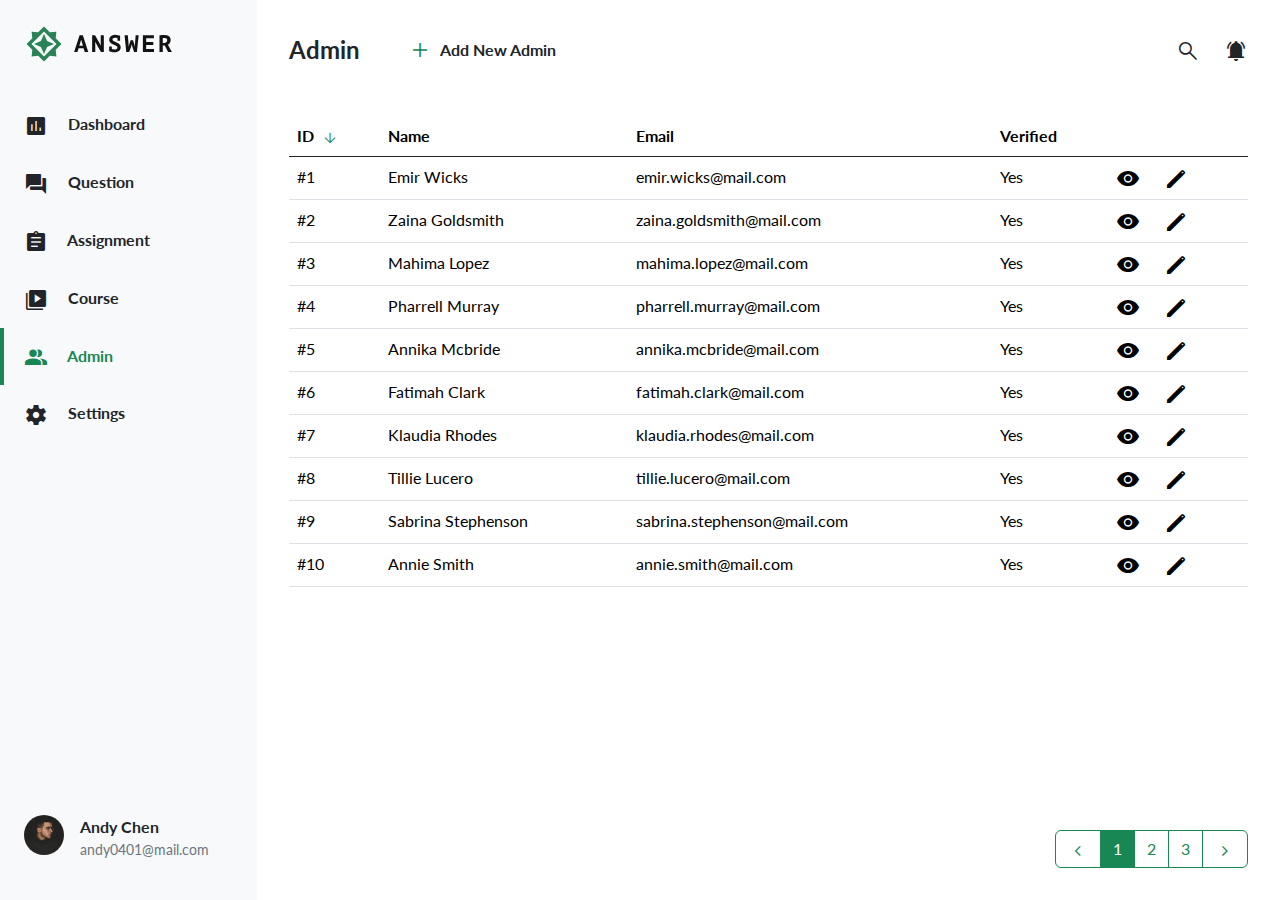
<file: index.html>
<!DOCTYPE html>
<html lang="en">

<head>
  <meta charset="UTF-8">
  <meta name="viewport" content="width=device-width, initial-scale=1.0">
  <meta http-equiv="X-UA-Compatible" content="ie=edge">
  <title>Admin | 後台</title>
  <link rel="stylesheet" href="./assets/style/all.css">
</head>

<body>
  <main class="d-flex">
    <aside class="sidebar bg-light py-4">
      <h1 class="sidebar__title mb-3">
        <a href="index.html" class="pb-3">
        <img src="./assets/images/logo-ANSWER.svg" alt="logo" class="logo ps-4"></a>
      </h1>
      <div class="sidebar__content">
        <ul class="sidebar__menu">
          <li>
            <a href="#!" class="sidebar__link ps-4 py-3 fw-bold">
              <span class="material-symbols-outlined me-3">insert_chart</span>
              Dashboard
            </a>
          </li>
          <li>
            <a href="#!" class="sidebar__link ps-4 py-3 fw-bold">
              <span class="material-symbols-outlined me-3">forum</span>
              Question
            </a>
          </li>
          <li>
                        <a href="assignment.html" class="sidebar__link ps-4 py-3 fw-bold">
                          <span class="material-symbols-outlined me-3">assignment</span>
              Assignment
            </a>
          </li>
          <li>
            <a href="#!" class="sidebar__link ps-4 py-3 fw-bold">
              <span class="material-symbols-outlined me-3">video_library</span>
              Course
            </a>
          </li>
          <li>
                        <a href="index.html" class="sidebar__link ps-4 py-3 fw-bold is-active">
                          <span class="material-symbols-outlined me-3">group</span>
              Admin
            </a>
          </li>
          <li>
            <a href="#!" class="sidebar__link ps-4 py-3 fw-bold">
              <span class="material-symbols-outlined me-3" >settings</span>
              Settings
            </a>
          </li>
        </ul>
        <div class="user d-flex ps-4 pe-5">
          <div class="user__photo u-user-photo-rounded me-3"></div>
          <div class="user__profile">
            <h2 class="fw-bold">Andy Chen</h2>
            <p class="text-secondary u-fs-14">andy0401@mail.com</p>
          </div>
        </div>
      </div>
    </aside>
  
    
<section class="dashboard container u-p-4">
  <!-- 後台標題 -->
  <header>
    <div class="d-flex justify-content-between mb-5">
      <div class="d-flex align-items-center">
        <h2 class="dashboard__title fs-4 fw-bold me-5">Admin</h2>
        <a href="#!" class="d-flex fw-bold" data-bs-toggle="modal" data-bs-target="#newModal">
          <span class="material-symbols-outlined link-success me-2">
          add
          </span> Add New Admin
        </a>
      </div>
      <div class="d-flex align-items-center">
        <a href="#!" class="me-4"><span class="material-symbols-outlined">
          search
        </span></a>
        <a href="#!"><span class="material-symbols-outlined">
          notifications_active
        </span></a>
      </div>
    </div>
  </header>
  <!-- 後台主內容區 admin table -->
  <section class="dashboard__content d-flex flex-column justify-content-between">
    <table class="table table-hover">
      <thead class="fw-bold">
        <tr class="border-bottom border-dark">
          <th scope="col" class="d-flex">ID
            <a href="#!">
              <span class="material-symbols-outlined text-success fw-bold fs-6 ms-2">
                arrow_downward
              </span>
            </a>
          </th>
          <th scope="col">Name</th>
          <th scope="col">Email</th>
          <th scope="col">Verified</th>
        </tr>
      </thead>
      <tbody>
        <tr class="border-bottom">
          <th scope="row">#1</th>
          <td>Emir Wicks</td>
          <td>emir.wicks@mail.com</td>
          <td>Yes</td>
          <td class="d-flex">
            <a href="#!" class="me-4" data-bs-toggle="modal" data-bs-target="#viewModal">
              <span class="material-symbols-outlined">
                visibility
              </span>
            </a>
            <a href="#!"><span class="material-symbols-outlined" data-bs-toggle="modal" data-bs-target="#editModal">
              edit
            </span></a>
          </td>
        </tr>

        <tr class="border-bottom">
          <th scope="row">#2</th>
          <td>Zaina Goldsmith</td>
          <td>zaina.goldsmith@mail.com</td>
          <td>Yes</td>
          <td class="d-flex">
            <a href="#!" class="me-4"><span class="material-symbols-outlined">
            visibility
            </span></a>
            <a href="#!"><span class="material-symbols-outlined">
              edit
            </span></a>
          </td>
        </tr>

        <tr class="border-bottom">
          <th scope="row">#3</th>
          <td>Mahima Lopez</td>
          <td>mahima.lopez@mail.com</td>
          <td>Yes</td>
          <td class="d-flex">
            <a href="#!" class="me-4"><span class="material-symbols-outlined">
            visibility
            </span></a>
            <a href="#!"><span class="material-symbols-outlined">
              edit
            </span></a>
          </td>
        </tr>

        <tr class="border-bottom">
          <th scope="row">#4</th>
          <td>Pharrell Murray</td>
          <td>pharrell.murray@mail.com</td>
          <td>Yes</td>
          <td class="d-flex">
            <a href="#!" class="me-4"><span class="material-symbols-outlined">
            visibility
            </span></a>
            <a href="#!"><span class="material-symbols-outlined">
              edit
            </span></a>
          </td>
        </tr>

        <tr class="border-bottom">
          <th scope="row">#5</th>
          <td>Annika Mcbride</td>
          <td>annika.mcbride@mail.com</td>
          <td>Yes</td>
          <td class="d-flex">
            <a href="#!" class="me-4"><span class="material-symbols-outlined">
            visibility
            </span></a>
            <a href="#!"><span class="material-symbols-outlined">
              edit
            </span></a>
          </td>
        </tr>

        <tr class="border-bottom">
          <th scope="row">#6</th>
          <td>Fatimah Clark</td>
          <td>fatimah.clark@mail.com</td>
          <td>Yes</td>
          <td class="d-flex">
            <a href="#!" class="me-4"><span class="material-symbols-outlined">
            visibility
            </span></a>
            <a href="#!"><span class="material-symbols-outlined">
              edit
            </span></a>
          </td>
        </tr>

        <tr class="border-bottom">
          <th scope="row">#7</th>
          <td>Klaudia Rhodes</td>
          <td>klaudia.rhodes@mail.com</td>
          <td>Yes</td>
          <td class="d-flex">
            <a href="#!" class="me-4"><span class="material-symbols-outlined">
            visibility
            </span></a>
            <a href="#!"><span class="material-symbols-outlined">
              edit
            </span></a>
          </td>
        </tr>

        <tr class="border-bottom">
          <th scope="row">#8</th>
          <td>Tillie Lucero</td>
          <td>tillie.lucero@mail.com</td>
          <td>Yes</td>
          <td class="d-flex">
            <a href="#!" class="me-4"><span class="material-symbols-outlined">
            visibility
            </span></a>
            <a href="#!"><span class="material-symbols-outlined">
              edit
            </span></a>
          </td>
        </tr>

        <tr class="border-bottom">
          <th scope="row">#9</th>
          <td>Sabrina Stephenson</td>
          <td>sabrina.stephenson@mail.com</td>
          <td>Yes</td>
          <td class="d-flex">
            <a href="#!" class="me-4"><span class="material-symbols-outlined">
            visibility
            </span></a>
            <a href="#!"><span class="material-symbols-outlined">
              edit
            </span></a>
          </td>
        </tr>

        <tr class="border-bottom">
          <th scope="row">#10</th>
          <td>Annie Smith</td>
          <td>annie.smith@mail.com</td>
          <td>Yes</td>
          <td class="d-flex">
            <a href="#!" class="me-4"><span class="material-symbols-outlined">
            visibility
            </span></a>
            <a href="#!"><span class="material-symbols-outlined">
              edit
            </span></a>
          </td>
        </tr>
      </tbody>
    </table>
    <!-- pagination -->
    <nav aria-label="Page navigation">
      <ul class="pagination justify-content-end">
        <li class="page-item u-bg-success">
          <a class="page-link link-success border-success" href="#" aria-label="Previous">
            <span class="material-symbols-outlined fs-5">
              chevron_left
            </span>
          </a>
        </li>
        <li class="page-item u-bg-success active"><a class="page-link link-success border-success " href="#">1</a></li>
        <li class="page-item u-bg-success"><a class="page-link link-success border-success" href="#">2</a></li>
        <li class="page-item u-bg-success"><a class="page-link link-success border-success" href="#">3</a></li>
        <li class="page-item u-bg-success">
          <a class="page-link link-success border-success" href="#" aria-label="Next">
            <span class="material-symbols-outlined fs-5">
              navigate_next
            </span>
          </a>
        </li>
      </ul>
    </nav>

    <!-- <ul class="c-pagination">
      <li class="c-pagination__item">
        <a href="#!" class="c-pagination__link">
          <span class="material-symbols-outlined">
            chevron_left
          </span>
        </a>
      </li>
      <li class="c-pagination__item is-active">
        <a href="#!">1</a>
      </li>
      <li class="c-pagination__item">
        <a href="#!">2</a>
      </li>
      <li class="c-pagination__item">
        <a href="#!">3</a>
      </li>
      <li class="c-pagination__item">
        <a href="#!">
          <span class="material-symbols-outlined">
            navigate_next
          </span>
        </a>
      </li>
    </ul> -->
  </section>

</section>

<!-- newModal -->
<div class="modal new-modal" id="newModal" tabindex="-1">
  <div class="modal-dialog modal-dialog-scrollable">
    <div class="modal-content new-modal__content">
      <!-- New Admin -->
      <div class="modal-header border-0 mx-3 mt-3">
        <h5 class="modal-title fs-4 fw-bold">New Admin</h5>
        <button type="button" class="btn-close" data-bs-dismiss="modal" aria-label="Close"></button>
      </div>
      <div class="modal-body u-px-4">
        <!-- Account -->
        <div class="border-bottom pb-4 mb-4">
          <h6 class="fw-bold fs-5 mb-3">Account</h6>
          <div class="mb-3">
            <label for="inputName" class="form-label">Name</label>
            <input type="text" class="form-control border-dark" id="inputName">
          </div>
          <div>
            <label for="inputEmail" class="form-label">Email</label>
            <input type="email" class="form-control border-dark" id="inputEmail" aria-describedby="emailHelp">
          </div>
        </div>
        <!-- Verification -->
        <div class="border-bottom pb-4 mb-4">
          <h6 class="fw-bold fs-5 mb-3">Verification</h6>
          <p class="fw-bold u-mb-18">
            <span class="material-symbols-outlined text-danger me-2">
              warning
            </span>
            Unverified
          </p>
          <button type="button" class="btn btn-lg u-btn-outline-gray-400 text-success fs-6 fw-bold w-100">Send Verification Mail</button>
        </div>
        <!-- Access Level -->
        <div class="border-bottom pb-4 mb-4">
          <h6 class="fw-bold fs-5 mb-3">Access Level</h6>
          <select class="form-select form-select-lg text-secondary border-dark" aria-label=".form-select-lg example">
            <option selected>-Choose access level-</option>
            <option value="1">Admin</option>
            <option value="2">Sales</option>
            <option value="3">RD</option>
          </select>
        </div>
        <!-- Custom Access -->
        <div>
          <h6 class="fw-bold fs-5 mb-3">Custom Access</h6>
          <div>
            <div class="form-check">
              <input class="form-check-input" type="checkbox" value="lecture" id="newCheckLecture">
              <label class="form-check-label" for="newCheckLecture">
                Lecture
              </label>
            </div>

            <div class="form-check">
              <input class="form-check-input" type="checkbox" value="coupon" id="newCheckCoupon">
              <label class="form-check-label" for="newCheckCoupon">
                Coupon
              </label>
            </div>

            <div class="form-check">
              <input class="form-check-input" type="checkbox" value="message" id="newCheckMessage">
              <label class="form-check-label" for="newCheckMessage">
                Message
              </label>
            </div>

            <div class="form-check">
              <input class="form-check-input" type="checkbox" value="setting" id="newCheckSetting">
              <label class="form-check-label" for="newCheckSetting">
                Setting
              </label>
            </div>

            <div class="form-check">
              <input class="form-check-input" type="checkbox" value="taskMenu" id="newCheckTaskMenu">
              <label class="form-check-label" for="newCheckTaskMenu">
                Task Menu
              </label>
            </div>
          </div>
        </div>
      </div>
      <div class="modal-footer border">
        <button type="button" class="btn btn-outline-success me-3 u-px-4" data-bs-dismiss="modal">Cancel</button>
        <button type="button" class="btn btn-success me-3 u-px-4">Add</button>
      </div>
    </div>
  </div>
</div>

<!-- viewModal -->
<div class="modal fade view-modal" id="viewModal" tabindex="-1">
  <div class="modal-dialog modal-dialog-centered">
    <div class="modal-content">
      <div class="d-flex u-p-4">
        <div class="view-modal__img me-4"></div>
        <div class="view-modal__text">
          <div class="d-flex justify-content-between mb-2">
            <p>#1</p>
            <button type="button" class="btn-close" data-bs-dismiss="modal" aria-label="Close"></button>
          </div>
          <p>Admin</p>
          <h2 class="fw-bold mb-2">Emir Wicks</h2>
          <p class="text-secondary u-fs-14 mb-3">emir.wicks@mail.com</p>

          <div class="d-flex justify-content-between">
            <span class="bg-light py-1 px-2 border-0 rounded">Verified</span>
            <span class="material-symbols-outlined btn-more">
              <a href="#!">expand_more</a>
            </span>
            <span class="material-symbols-outlined btn-more d-none">
              <a href="#!">expand_less</a>
            </span>
          </div>

          <div class="view-modal__btn u-pt-4 d-flex d-none">
            <button type="button" class="view-modal__btn--1 btn btn-outline-danger fw-bold" data-bs-dismiss="modal">Deactivate</button>
            <button type="button" class="view-modal__btn--2 btn btn-success">Edit</button>
          </div>
        </div>
        
      </div>
    </div>
  </div>
</div>

<!-- editModal -->
<div class="modal new-modal" id="editModal" tabindex="-1">
  <div class="modal-dialog modal-dialog-scrollable">
    <div class="modal-content new-modal__content">
      <div class="modal-header border-0 mx-3 mt-3">
        <h5 class="modal-title fs-4 fw-bold">Edit Admin</h5>
        <button type="button" class="btn-close" data-bs-dismiss="modal" aria-label="Close"></button>
      </div>

      <div class="modal-body u-px-4 mb-4">
        <!-- Account -->
        <div class="border-bottom pb-4 mb-4">
          <h6 class="fw-bold fs-5 mb-3">Account</h6>
          <div class="mb-3">
            <label for="inputName" class="form-label">Name</label>
            <input type="text" class="form-control" id="inputName" value="Emir Wicks" readonly>
          </div>
          <div>
            <label for="inputEmail" class="form-label">Email</label>
            <input type="email" class="form-control" id="inputEmail" aria-describedby="emailHelp" value="emir.wicks@mail.com" readonly>
          </div>
        </div>
        <!-- Verification -->
        <div class="border-bottom pb-4 mb-4">
          <h6 class="fw-bold fs-5 mb-3">Verification</h6>
          <div class="d-flex justify-content-between align-items-center u-mb-18">
            <p class="fw-bold">
              <span class="material-symbols-outlined text-success me-2">
                check_circle
              </span>
              Verified
            </p>
            <p class="u-fs-14">2020/4/12</p>
          </div>
          <button type="button" 
          class="btn btn-lg u-btn-outline-gray-400 u-text-gray-400 fs-6 fw-bold w-100" disabled>Send Verification Mail</button>
        </div>
        <!-- Access Level -->
        <div class="border-bottom pb-4 mb-4">
          <h6 class="fw-bold fs-5 mb-3">Access Level</h6>
          <select class="form-select form-select-lg border-dark text-secondary" aria-label=".form-select-lg example">
            <option selected>-Choose access level-</option>
            <option value="1" selected>Admin</option>
            <option value="2">Sales</option>
            <option value="3">RD</option>
          </select>
        </div>
        <!-- Custom Access -->
        <div class="border-bottom pb-4 mb-4">
          <h6 class="fw-bold fs-5 mb-3">Custom Access</h6>
          <div>
            <div class="form-check">
              <input class="form-check-input" type="checkbox" value="lecture" id="editCheckLecture">
              <label class="form-check-label" for="editCheckLecture">
                Lecture
              </label>
            </div>

            <div class="form-check">
              <input class="form-check-input" type="checkbox" value="coupon" id="editCheckCoupon">
              <label class="form-check-label" for="editCheckCoupon">
                Coupon
              </label>
            </div>

            <div class="form-check">
              <input class="form-check-input" type="checkbox" value="message" id="editCheckMessage">
              <label class="form-check-label" for="editCheckMessage">
                Message
              </label>
            </div>

            <div class="form-check">
              <input class="form-check-input" type="checkbox" value="setting" id="editCheckSetting">
              <label class="form-check-label" for="editCheckSetting">
                Setting
              </label>
            </div>

            <div class="form-check">
              <input class="form-check-input" type="checkbox" value="taskMenu" id="editCheckTaskMenu">
              <label class="form-check-label" for="editCheckTaskMenu">
                Task Menu
              </label>
            </div>
          </div>
        </div>
        <!-- Deactivate Account -->
        <div>
          <h6 class="fw-bold fs-5 mb-3">Deactivate Account</h6>
          <p class="mb-3 text-danger">
            <span class="material-symbols-outlined me-2">
              warning
            </span>
            This cannot be undone!
          </p>
          <button type="button" 
          class="btn btn-outline-danger btn-lg text-danger fs-6 fw-bold w-100 u-hover-white">
            Deactivate This Account
          </button>
        </div>
      </div>

      <div class="modal-footer border">
        <button type="button" class="btn btn-outline-success me-3 u-px-4" data-bs-dismiss="modal">Cancel</button>
        <button type="button" class="btn btn-success me-3 u-px-4">Update</button>
      </div>
    </div>
  </div>
</div>

  </main>

  <script src="https://cdn.jsdelivr.net/npm/bootstrap@5.1.1/dist/js/bootstrap.bundle.min.js" integrity="sha384-/bQdsTh/da6pkI1MST/rWKFNjaCP5gBSY4sEBT38Q/9RBh9AH40zEOg7Hlq2THRZ" crossorigin="anonymous"></script>
  <script src="https://cdn.ckeditor.com/ckeditor5/35.0.1/classic/ckeditor.js"></script>
  <script src="./assets/js/vendors.js"></script>
  <script src="./assets/js/all.js"></script>
</body>

</html>
</file>
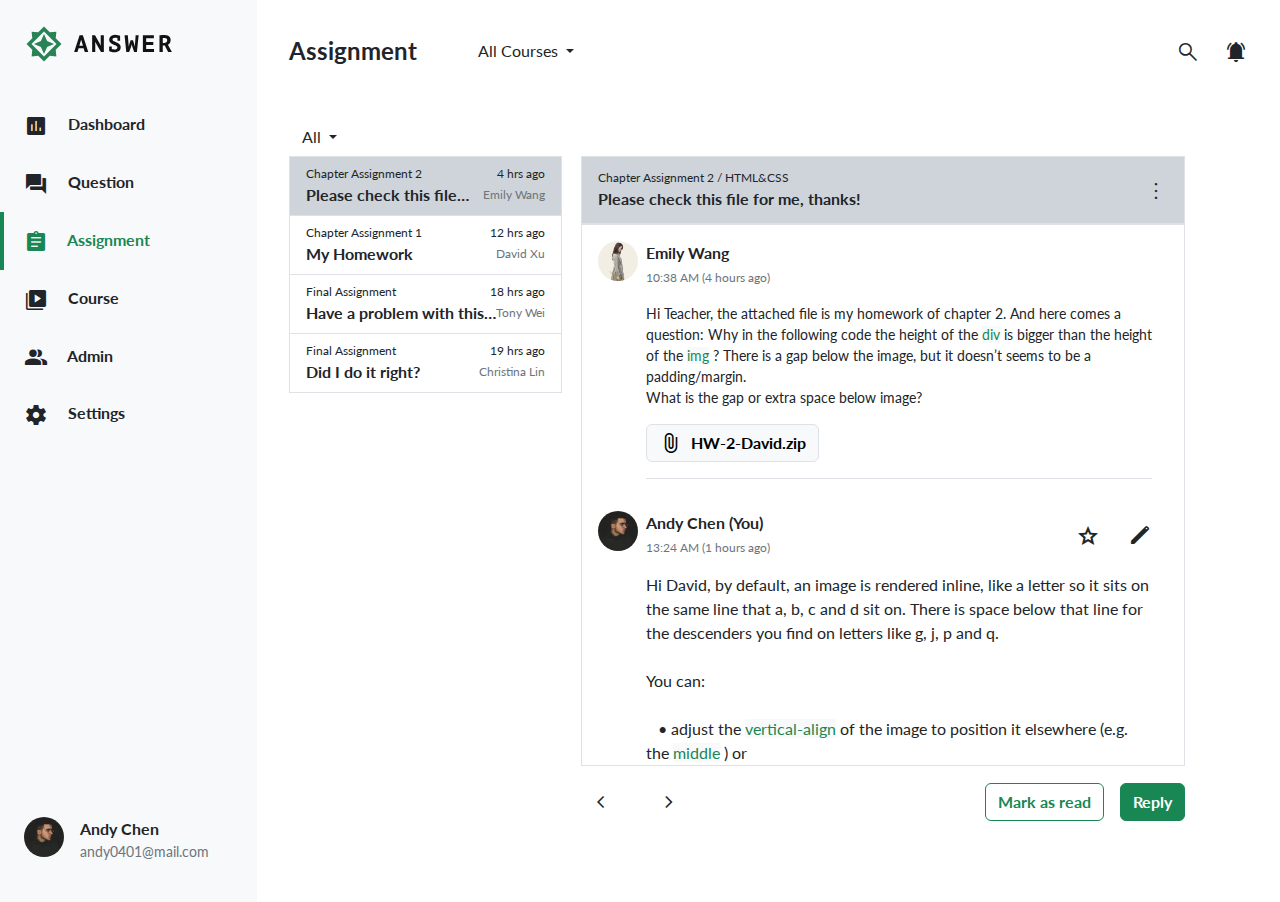
<file: assignment.html>
<!DOCTYPE html>
<html lang="en">

<head>
  <meta charset="UTF-8">
  <meta name="viewport" content="width=device-width, initial-scale=1.0">
  <meta http-equiv="X-UA-Compatible" content="ie=edge">
  <title>Assignment | 後台</title>
  <link rel="stylesheet" href="./assets/style/all.css">
</head>

<body>
  <main class="d-flex">
    <aside class="sidebar bg-light py-4">
      <h1 class="sidebar__title mb-3">
        <a href="index.html" class="pb-3">
        <img src="./assets/images/logo-ANSWER.svg" alt="logo" class="logo ps-4"></a>
      </h1>
      <div class="sidebar__content">
        <ul class="sidebar__menu">
          <li>
            <a href="#!" class="sidebar__link ps-4 py-3 fw-bold">
              <span class="material-symbols-outlined me-3">insert_chart</span>
              Dashboard
            </a>
          </li>
          <li>
            <a href="#!" class="sidebar__link ps-4 py-3 fw-bold">
              <span class="material-symbols-outlined me-3">forum</span>
              Question
            </a>
          </li>
          <li>
                        <a href="assignment.html" class="sidebar__link ps-4 py-3 fw-bold is-active">
                          <span class="material-symbols-outlined me-3">assignment</span>
              Assignment
            </a>
          </li>
          <li>
            <a href="#!" class="sidebar__link ps-4 py-3 fw-bold">
              <span class="material-symbols-outlined me-3">video_library</span>
              Course
            </a>
          </li>
          <li>
                        <a href="index.html" class="sidebar__link ps-4 py-3 fw-bold">
                          <span class="material-symbols-outlined me-3">group</span>
              Admin
            </a>
          </li>
          <li>
            <a href="#!" class="sidebar__link ps-4 py-3 fw-bold">
              <span class="material-symbols-outlined me-3" >settings</span>
              Settings
            </a>
          </li>
        </ul>
        <div class="user d-flex ps-4 pe-5">
          <div class="user__photo u-user-photo-rounded me-3"></div>
          <div class="user__profile">
            <h2 class="fw-bold">Andy Chen</h2>
            <p class="text-secondary u-fs-14">andy0401@mail.com</p>
          </div>
        </div>
      </div>
    </aside>
  
    
<section class="dashboard u-p-4">
  <!-- 後台標題 -->
  <header  class="d-flex justify-content-between mb-5">
    <div class="d-flex align-items-center">
      <h2 class="dashboard__title fs-4 fw-bold me-5">Assignment</h2>
      <div class="dropdown">
        <a class="btn dropdown-toggle" href="#" role="button" id="dropdownAllCourses" data-bs-toggle="dropdown" aria-expanded="false">
          All Courses
        </a>
      
        <ul class="dropdown-menu" aria-labelledby="dropdownAllCourses">
          <li><a class="dropdown-item" href="#">Action</a></li>
          <li><a class="dropdown-item" href="#">Another action</a></li>
          <li><a class="dropdown-item" href="#">Something else here</a></li>
        </ul>
      </div>
    </div>
    <div class="d-flex align-items-center">
      <a href="#!" class="me-4"><span class="material-symbols-outlined">
        search
      </span></a>
      <a href="#!"><span class="material-symbols-outlined">
        notifications_active
      </span></a>
    </div>
  </header>
  <!-- 後台主內容區 -->
  <section class="dashboard__content">
    <!-- 篩選bar -->
    <div class="dropdown">
      <a class="btn  dropdown-toggle" href="#" role="button" id="dropdownAll" data-bs-toggle="dropdown" aria-expanded="false">
        All
      </a>
    
      <ul class="dropdown-menu" aria-labelledby="dropdownAll">
        <li><a class="dropdown-item" href="#">Action</a></li>
        <li><a class="dropdown-item" href="#">Another action</a></li>
        <li><a class="dropdown-item" href="#">Something else here</a></li>
      </ul>
    </div>
    <!-- <div class="d-flex justify-content-between align-items-center">
      <a href="#!" class="d-flex fw-bold u-mb-6">
        All (4)
        <span class="material-symbols-outlined link-success ms-2">
          expand_more
        </span> 
      </a>
      <p class="text-secondary u-fs-12">2 comments</p>
    </div> -->
    <!-- 任務指派區 -->
    <section class="assignment d-flex">
      <!-- 左邊: task -->
      <ul class="list-group rounded-0">
        <a href="#" class="list-group-item list-group-item-action u-bg-gray-400" aria-current="true">
          <div class="d-flex justify-content-between align-items-center">
            <p class="u-fs-12">Chapter Assignment 2</p>
            <span class="u-fs-12">4 hrs ago</span>
          </div>
          <div class="d-flex justify-content-between align-items-center">
            <h2 class="fw-bold">Please check this file…</h2>
            <span class="u-fs-12 text-secondary">Emily Wang</span>
          </div>
        </a>
        <a href="#" class="list-group-item list-group-item-action">
          <div class="d-flex justify-content-between align-items-center">
            <p class="u-fs-12">Chapter Assignment 1</p>
            <span class="u-fs-12">12 hrs ago</span>
          </div>
          <div class="d-flex justify-content-between align-items-center">
            <h2 class="fw-bold">My Homework</h2>
            <span class="u-fs-12 text-secondary">David Xu</span>
          </div>
        </a>
        <a href="#" class="list-group-item list-group-item-action">
          <div class="d-flex justify-content-between align-items-center">
            <p class="u-fs-12">Final Assignment</p>
            <span class="u-fs-12">18 hrs ago</span>
          </div>
          <div class="d-flex justify-content-between align-items-center">
            <h2 class="fw-bold">Have a problem with this…</h2>
            <span class="u-fs-12 text-secondary">Tony Wei</span>
          </div>
        </a>
        <a href="#" class="list-group-item list-group-item-action">
          <div class="d-flex justify-content-between align-items-center">
            <p class="u-fs-12">Final Assignment</p>
            <span class="u-fs-12">19 hrs ago</span>
          </div>
          <div class="d-flex justify-content-between align-items-center">
            <h2 class="fw-bold">Did I do it right?</h2>
            <span class="u-fs-12 text-secondary">Christina Lin</span>
          </div>
        </a>
      </ul>
      <!-- 右邊: task細項 -->
      <div class="assignment-content">
        <header class="d-flex justify-content-between align-items-center u-bg-gray-400 px-3 u-py-12 border">
          <div>
            <p class="u-fs-12">Chapter Assignment 2 / HTML&CSS</p>
            <h2 class="fw-bold">Please check this file for me, thanks!</h2>
          </div>
          <a href="#!"><span class="material-symbols-outlined fw-bold">
            more_vert
          </span></a>
        </header>

        <div class="assignment-detail border mb-3">
          <div class="assignment-detail__comment">
            <div class="assignment-item d-flex mb-3 u-pt-2 u-ps-2 u-pe-4">
              <picture class="assignment__photo--1 u-user-photo-rounded me-2"></picture>
              <div class="border-bottom pb-3">
                <h3 class="fw-bold mb-1">Emily Wang</h3>
                <p class="u-fs-12 text-secondary mb-3">10:38 AM (4 hours ago)</p>
                <p class="u-fs-14 mb-3">Hi Teacher, the attached file is my homework of chapter 2. And here comes a question: Why in the following code the height of the <code class="text-success bg-light">div</code> is bigger than the height of the <code class="text-success bg-light">img</code> ? There is a gap below the image, but it doesn’t seems to be a padding/margin.<br>What is the gap or extra space below image?</p>
                <button type="button" class="d-flex align-items-center btn btn-light fw-bold border">
                  <span class="material-symbols-outlined fw-bold me-2">
                  attach_file
                  </span>
                  <a href="#!" download="HW-2-David.zip">
                    HW-2-David.zip</a>
                </button>
              </div>
            </div>
            
            <div class="assignment-item d-flex mb-3 u-pt-2 u-ps-2 u-pe-4">
              <picture class="assignment__photo--2 u-user-photo-rounded me-2"></picture>
              <div>
                <div class="d-flex justify-content-between align-items-center mb-3">
                  <div>
                    <h3 class="fw-bold mb-1">Andy Chen (You)</h3>
                    <p class="u-fs-12 text-secondary"> 13:24 AM (1 hours ago)</p>
                  </div>
                  <div>
                    <span id="grade-icon" class="material-symbols-outlined no-fill me-4">
                      <a href="#!">grade</a>
                      </span>
                    <span class="material-symbols-outlined">
                      <a href="#!">edit</a>
                    </span>
                  </div>
                </div>
  
                <p class="mb-4">
                  Hi David, by default, an image is rendered inline, like a letter so it sits on the same line that a, b, c and d sit on. There is space below that line for the descenders you find on letters like g, j, p and q.
                </p>
                <p class="mb-4">You can:</p>
                <p>
                  &emsp;• adjust the <code class="text-success bg-light">vertical-align</code> of the image to position it elsewhere (e.g. the <code class="text-success bg-light">middle</code> ) or
                </p>
                <p>
                  &emsp;• change the <code class="text-success bg-light">display</code> so it isn’t inline.
                </p>
              </div>
            </div>

          </div>

          <!-- editor編輯器 -->
          <div id="ckeditor" class="d-none">
            <div id="editor"></div>
          </div>
          <!-- <div class="editor border-top d-none" id="editor">
            <header class="d-flex align-items-center">
              <a href="#!" class="fw-bold">Body Text
                <span class="material-symbols-outlined ms-2">
                  arrow_drop_down
                </span>
              </a>
              <span class="material-symbols-outlined">
                <a href="#!">format_bold</a>
              </span>
              <span class="material-symbols-outlined">
                <a href="#!">format_italic</a>
              </span>
              <span class="material-symbols-outlined">
                <a href="#!">format_list_bulleted</a>
              </span>
              <span class="material-symbols-outlined">
                <a href="#!">format_list_numbered</a>
              </span>
              <span class="material-symbols-outlined">
                <a href="#!">image</a>
              </span>
              <span class="material-symbols-outlined">
                <a href="#!">link</a>
              </span>
              <span class="material-symbols-outlined">
                <a href="#!">code</a>
              </span>
            </header>

            <div class="form-floating">
              <textarea class="form-control border-0" placeholder="Leave a comment here" id="floatingTextarea" style="height: 263px;resize: none"></textarea>
              <label for="floatingTextarea" class="u-text-gray-400">Reply an answer…</label>
            </div>

            <div class="d-flex justify-content-end mb-3">
              <a href="#!" class="fw-bold btn btn-outline-success u-hover-white me-2" id="editor-cancel">Cancel</a>
              <a href="#!" class="fw-bold btn btn-success u-hover-white me-4">Reply</a>
            </div>
          </div> -->
        </div>
        <!-- assignment 底部 navbar -->
        <nav class="assignment-nav mb-3 d-flex justify-content-between align-items-center" id="assignment-nav">
          <div>
            <span class="material-symbols-outlined p-2 me-4">
              <a href="#!">navigate_before</a>
            </span>
            <span class="material-symbols-outlined p-2">
              <a href="#!">navigate_next</a>
            </span>
          </div>

          <div id="assignment-reply" class="d-flex">
            <a href="#!" class="fw-bold btn btn-outline-success u-hover-white me-3">Mark as read</a>
            <a href="#ckeditor" class="fw-bold btn btn-success u-hover-white" id="assignment-btn-reply">Reply</a>
          </div>

          <div id="editor-reply" class="d-flex justify-content-end d-none">
            <a href="#!" class="fw-bold btn btn-outline-success u-hover-white me-3" id="editor-cancel">Cancel</a>
            <a href="#!" class="fw-bold btn btn-success u-hover-white">Reply</a>
          </div>
        </nav>
      </div>
    </section>


  </section>

</section>

  </main>

  <script src="https://cdn.jsdelivr.net/npm/bootstrap@5.1.1/dist/js/bootstrap.bundle.min.js" integrity="sha384-/bQdsTh/da6pkI1MST/rWKFNjaCP5gBSY4sEBT38Q/9RBh9AH40zEOg7Hlq2THRZ" crossorigin="anonymous"></script>
  <script src="https://cdn.ckeditor.com/ckeditor5/35.0.1/classic/ckeditor.js"></script>
  <script src="./assets/js/vendors.js"></script>
  <script src="./assets/js/all.js"></script>
</body>

</html>
</file>
<file: assets/style/all.css>
@charset "UTF-8";
@import url("https://fonts.googleapis.com/css2?family=Lato:wght@400;700&family=Roboto+Mono&display=swap");
@import url("https://fonts.googleapis.com/css2?family=Material+Symbols+Outlined:opsz,wght,FILL,GRAD@20..48,100..700,0..1,-50..200");
@import url("https://cdn.jsdelivr.net/npm/bootstrap@5.1.1/dist/css/bootstrap.min.css");
.u-p-1 {
  padding: 8px; }

.u-px-1 {
  padding-left: 8px;
  padding-right: 8px; }

.u-py-1 {
  padding-top: 8px;
  padding-bottom: 8px; }

.u-ps-1 {
  padding-left: 8px; }

.u-pe-1 {
  padding-right: 8px; }

.u-pt-1 {
  padding-top: 8px; }

.u-pb-1 {
  padding-bottom: 8px; }

.u-p-2 {
  padding: 16px; }

.u-px-2 {
  padding-left: 16px;
  padding-right: 16px; }

.u-py-2 {
  padding-top: 16px;
  padding-bottom: 16px; }

.u-ps-2 {
  padding-left: 16px; }

.u-pe-2 {
  padding-right: 16px; }

.u-pt-2 {
  padding-top: 16px; }

.u-pb-2 {
  padding-bottom: 16px; }

.u-p-3 {
  padding: 24px; }

.u-px-3 {
  padding-left: 24px;
  padding-right: 24px; }

.u-py-3 {
  padding-top: 24px;
  padding-bottom: 24px; }

.u-ps-3 {
  padding-left: 24px; }

.u-pe-3 {
  padding-right: 24px; }

.u-pt-3 {
  padding-top: 24px; }

.u-pb-3 {
  padding-bottom: 24px; }

.u-p-4 {
  padding: 32px; }

.u-px-4 {
  padding-left: 32px;
  padding-right: 32px; }

.u-py-4 {
  padding-top: 32px;
  padding-bottom: 32px; }

.u-ps-4 {
  padding-left: 32px; }

.u-pe-4 {
  padding-right: 32px; }

.u-pt-4 {
  padding-top: 32px; }

.u-pb-4 {
  padding-bottom: 32px; }

.u-p-5 {
  padding: 40px; }

.u-px-5 {
  padding-left: 40px;
  padding-right: 40px; }

.u-py-5 {
  padding-top: 40px;
  padding-bottom: 40px; }

.u-ps-5 {
  padding-left: 40px; }

.u-pe-5 {
  padding-right: 40px; }

.u-pt-5 {
  padding-top: 40px; }

.u-pb-5 {
  padding-bottom: 40px; }

.material-symbols-outlined {
  font-variation-settings: 'FILL' 1, 'wght' 400, 'GRAD' 0, 'opsz' 48; }

.no-fill {
  font-variation-settings: 'FILL' 0; }

/*
助教建議改為<code>標籤，並用BS語法就好
.u-mark-tag {
  font-family: 'Roboto Mono', monospace;
  font-size: 14px;
  color: $success;
  background-color: $gray-100;
  vertical-align: baseline;
}*/
.u-text-gray-400 {
  color: #ced4da !important; }

.u-bg-gray-400 {
  background-color: #ced4da !important; }

.u-hover-white:hover {
  color: #fff !important; }

.u-bg-success a:hover,
.u-bg-success.active .page-link {
  background-color: #198754;
  color: #fff !important; }

.u-btn-outline-gray-400 {
  border: 1px solid #ced4da; }
  .u-btn-outline-gray-400:hover {
    background-color: #ced4da; }

.u-fs-12 {
  font-size: 12px; }

.u-fs-14 {
  font-size: 14px; }

.u-p-12 {
  padding: 12px; }

.u-py-12 {
  padding-top: 12px;
  padding-bottom: 12px; }

.u-ps-12 {
  padding-left: 12px; }

.u-mb-6 {
  margin-bottom: 6px; }

.u-mb-18 {
  margin-bottom: 18px; }

.u-user-photo-rounded {
  min-width: 40px;
  height: 40px;
  border-radius: 50%; }

/* http://meyerweb.com/eric/tools/css/reset/ 
   v2.0 | 20110126
   License: none (public domain)
*/
html, body, div, span, applet, object, iframe,
h1, h2, h3, h4, h5, h6, p, blockquote, pre,
a, abbr, acronym, address, big, cite, code,
del, dfn, em, img, ins, kbd, q, s, samp,
small, strike, strong, sub, sup, tt, var,
b, u, i, center,
dl, dt, dd, ol, ul, li,
fieldset, form, label, legend,
table, caption, tbody, tfoot, thead, tr, th, td,
article, aside, canvas, details, embed,
figure, figcaption, footer, header, hgroup,
menu, nav, output, ruby, section, summary,
time, mark, audio, video {
  margin: 0;
  padding: 0;
  border: 0;
  font-size: 100%;
  font: inherit;
  vertical-align: baseline; }

/* HTML5 display-role reset for older browsers */
article, aside, details, figcaption, figure,
footer, header, hgroup, menu, nav, section {
  display: block; }

body {
  line-height: 1; }

ol, ul {
  list-style: none; }

blockquote, q {
  quotes: none; }

blockquote:before, blockquote:after,
q:before, q:after {
  content: '';
  content: none; }

table {
  border-collapse: collapse;
  border-spacing: 0; }

body {
  font-family: -apple-system, BlinkMacSystemFont, "Segoe UI", "Microsoft JhengHei", Roboto, "Helvetica Neue", Arial, sans-serif; }

img {
  max-width: 100%;
  height: auto;
  display: block; }

*, *::before, *::after {
  -webkit-box-sizing: inherit;
          box-sizing: inherit; }

html {
  -webkit-box-sizing: border-box;
          box-sizing: border-box; }

span {
  vertical-align: middle; }

a {
  text-decoration: none;
  color: inherit;
  display: block; }

body {
  font-family: 'Lato', sans-serif;
  line-height: 1.5;
  color: #212529; }

.sidebar {
  min-height: 100vh; }
  .sidebar__content {
    height: calc(100% - 88px);
    display: -webkit-box;
    display: -ms-flexbox;
    display: flex;
    -webkit-box-orient: vertical;
    -webkit-box-direction: normal;
        -ms-flex-direction: column;
            flex-direction: column;
    -webkit-box-pack: justify;
        -ms-flex-pack: justify;
            justify-content: space-between; }
  .sidebar__link {
    position: relative; }
    .sidebar__link:hover {
      color: #212529;
      background-color: #ced4da; }
  .sidebar__link.is-active, .sidebar__link:hover {
    color: #198754; }
    .sidebar__link.is-active::before, .sidebar__link:hover::before {
      content: "";
      position: absolute;
      left: 0;
      top: 0;
      background-color: #198754;
      width: 4px;
      height: 100%; }

.user__photo {
  background: url("../images/andychen.jpeg") center center no-repeat;
  background-size: cover; }

.dashboard {
  overflow-y: scroll; }
  .dashboard a:hover {
    color: #198754; }
  .dashboard__content {
    height: calc(100vh - 32px - 32px - 36px - 48px); }

.assignment {
  width: 100%;
  gap: 2%; }
  .assignment-goal {
    width: 35%; }
  .assignment-content {
    width: 63%; }
  .assignment-detail__comment {
    overflow-y: scroll;
    max-height: 60vh; }
  .assignment__photo--1 {
    background: url("../images/emilywang.jpeg") center center no-repeat;
    background-size: cover; }
  .assignment__photo--2 {
    background: url("../images/andychen.jpeg") center center no-repeat;
    background-size: cover; }

.ck-editor__editable {
  min-height: 250px; }

.view-modal__img {
  background: url("../images/emir.jpeg") center center no-repeat;
  background-size: cover;
  min-width: 141px;
  height: 141px; }

.view-modal__text {
  width: 300px; }

.view-modal__btn {
  gap: 5%; }
  .view-modal__btn--1 {
    width: 55%; }
  .view-modal__btn--2 {
    width: 40%; }

/*# sourceMappingURL=all.css.map */
</file>
